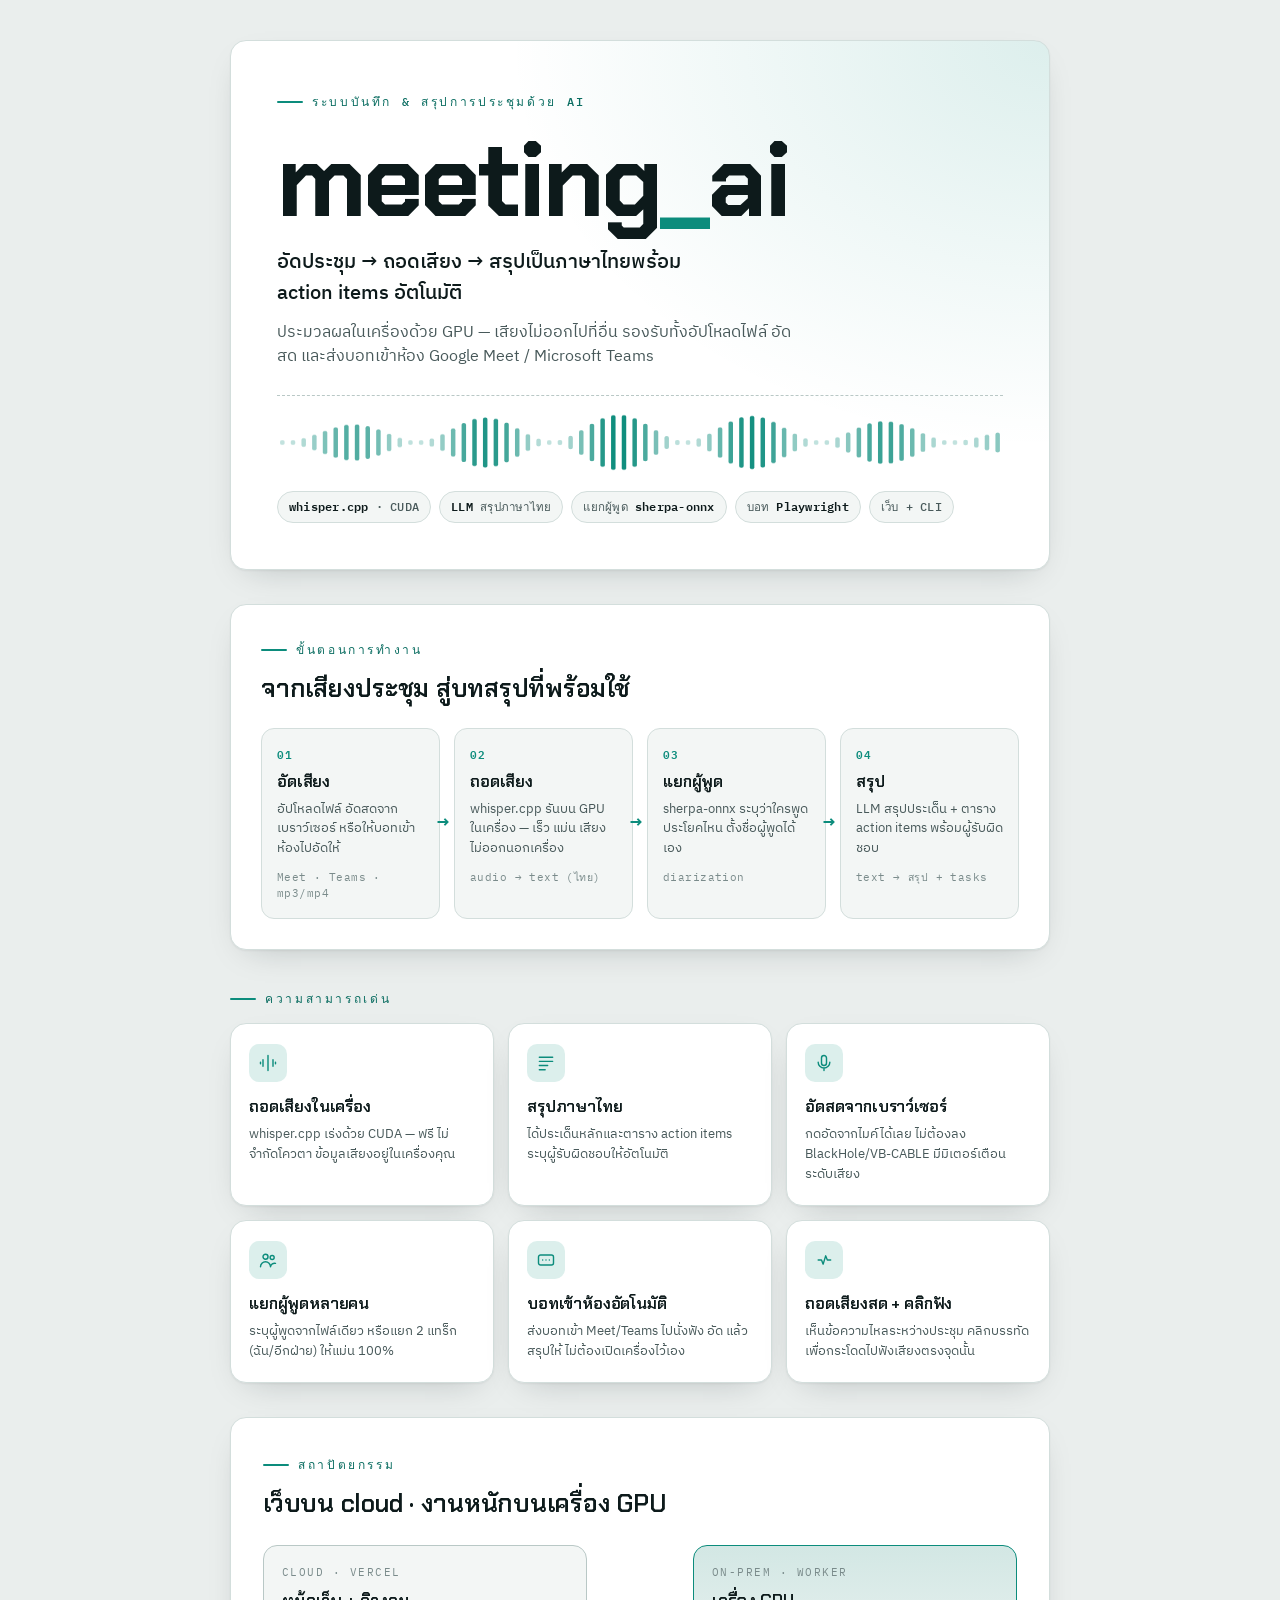
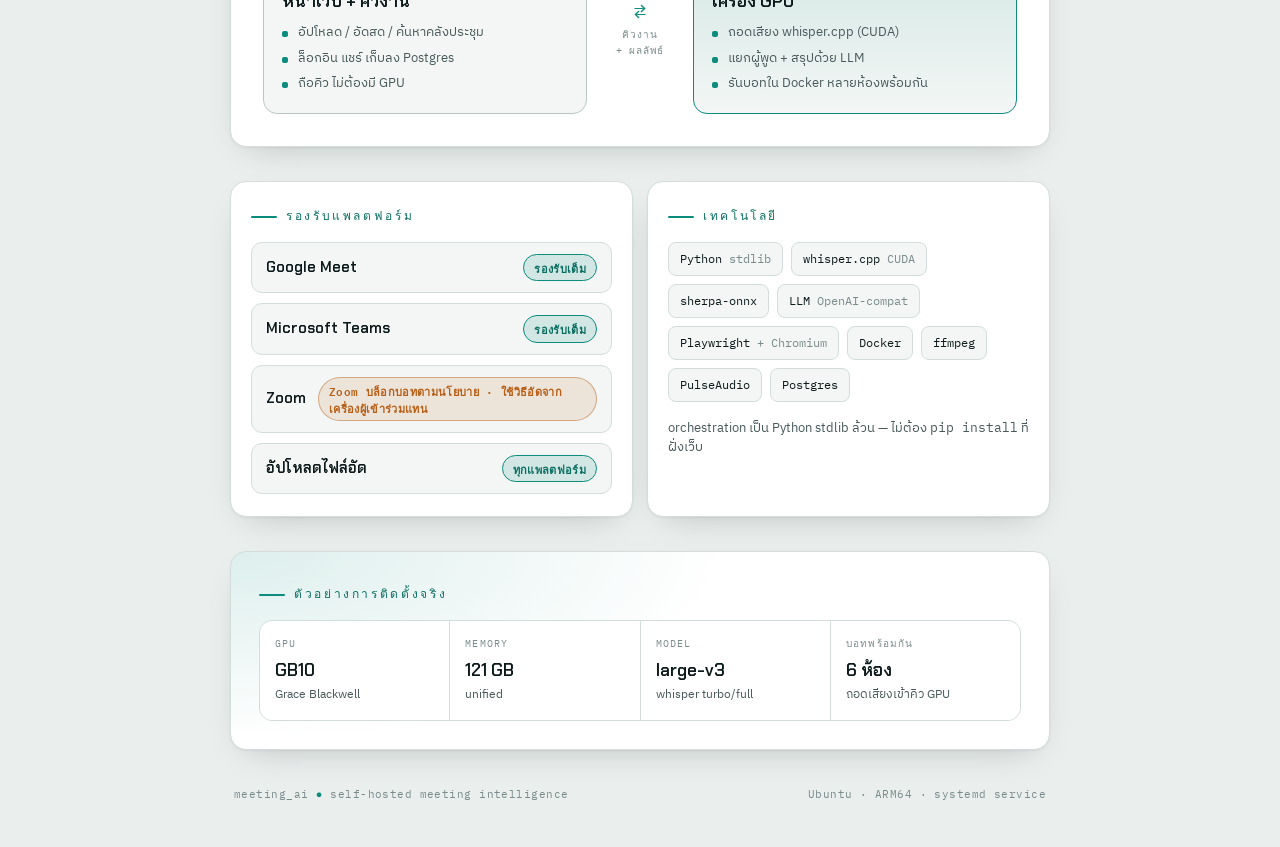
<file: meeting_ai/web/static/meeting-ai-poster.html>
<!DOCTYPE html>
<html lang="th">
<head>
<meta charset="UTF-8">
<meta name="viewport" content="width=device-width, initial-scale=1.0">
<title>meeting_ai — โปสเตอร์นำเสนอระบบ</title>
<link rel="preconnect" href="https://fonts.googleapis.com">
<link rel="preconnect" href="https://fonts.gstatic.com" crossorigin>
<link rel="stylesheet" href="https://fonts.googleapis.com/css2?family=Chakra+Petch:wght@500;600;700&family=IBM+Plex+Mono:wght@400;500;600&family=IBM+Plex+Sans+Thai:wght@400;500;600;700&display=swap">
<style>
  :root{
    --bg:#EAEEED; --surface:#FFFFFF; --surface-2:#F3F6F5;
    --ink:#0D1A1B; --ink-soft:#48595A; --ink-faint:#7A8B8B;
    --line:#D3DEDC; --line-strong:#B9C8C6;
    --accent:#0C8C7C; --accent-ink:#0A6D61; --accent-2:#B85E14;
    --live:#C1345A;
    --glow:rgba(12,140,124,.14);
    --shadow:0 1px 2px rgba(13,26,27,.05),0 12px 34px -18px rgba(13,26,27,.28);
  }
  @media (prefers-color-scheme:dark){
    :root:not([data-theme="light"]){
      --bg:#070F0E; --surface:#0E1A18; --surface-2:#101E1B;
      --ink:#E9F1EF; --ink-soft:#93A6A3; --ink-faint:#61736F;
      --line:#1C2C29; --line-strong:#294039;
      --accent:#2BD9C1; --accent-ink:#7DEAD9; --accent-2:#F2A24A;
      --live:#FF6E93;
      --glow:rgba(43,217,193,.16);
      --shadow:0 1px 2px rgba(0,0,0,.4),0 18px 44px -20px rgba(0,0,0,.7);
    }
  }
  :root[data-theme="dark"]{
    --bg:#070F0E; --surface:#0E1A18; --surface-2:#101E1B;
    --ink:#E9F1EF; --ink-soft:#93A6A3; --ink-faint:#61736F;
    --line:#1C2C29; --line-strong:#294039;
    --accent:#2BD9C1; --accent-ink:#7DEAD9; --accent-2:#F2A24A;
    --live:#FF6E93;
    --glow:rgba(43,217,193,.16);
    --shadow:0 1px 2px rgba(0,0,0,.4),0 18px 44px -20px rgba(0,0,0,.7);
  }

  *{box-sizing:border-box}
  body{
    margin:0; background:var(--bg); color:var(--ink);
    font-family:"IBM Plex Sans Thai","IBM Plex Sans",system-ui,sans-serif;
    -webkit-font-smoothing:antialiased; line-height:1.55;
  }
  .poster{
    max-width:900px; margin:0 auto; padding:clamp(18px,4vw,40px);
    display:flex; flex-direction:column; gap:clamp(20px,3.4vw,34px);
  }

  /* ---- shared bits ---- */
  .eyebrow{
    font-family:"IBM Plex Mono",monospace; font-size:12px; font-weight:500;
    letter-spacing:.22em; text-transform:uppercase; color:var(--accent-ink);
    display:inline-flex; align-items:center; gap:9px;
  }
  .eyebrow::before{
    content:""; width:26px; height:2px; background:var(--accent); border-radius:2px;
  }
  h2.section-title{
    font-family:"Chakra Petch",sans-serif; font-weight:600;
    font-size:clamp(19px,2.6vw,25px); margin:10px 0 0; letter-spacing:-.01em;
    text-wrap:balance;
  }
  .card{
    background:var(--surface); border:1px solid var(--line);
    border-radius:16px; box-shadow:var(--shadow);
  }

  /* ---- hero ---- */
  .hero{
    position:relative; overflow:hidden;
    padding:clamp(26px,4.4vw,46px);
    background:
      radial-gradient(120% 140% at 100% 0%, var(--glow), transparent 55%),
      var(--surface);
  }
  .hero .eyebrow{margin-bottom:22px}
  .wordmark{
    font-family:"Chakra Petch",sans-serif; font-weight:700;
    font-size:clamp(46px,10.5vw,104px); line-height:.92; letter-spacing:-.03em;
    margin:0; text-wrap:balance;
  }
  .wordmark .u{color:var(--accent)}
  .tagline{
    margin:18px 0 0; max-width:34ch;
    font-size:clamp(16px,2.3vw,20px); font-weight:500; color:var(--ink);
  }
  .subline{
    margin:12px 0 0; max-width:52ch; color:var(--ink-soft);
    font-size:clamp(13.5px,1.7vw,15.5px);
  }
  .wave{
    margin-top:26px; width:100%; height:76px; display:block;
    border-top:1px dashed var(--line-strong); padding-top:18px;
  }
  .hero-meta{
    margin-top:20px; display:flex; flex-wrap:wrap; gap:8px;
  }
  .chip{
    font-family:"IBM Plex Mono",monospace; font-size:11.5px; font-weight:500;
    letter-spacing:.02em; color:var(--ink-soft);
    background:var(--surface-2); border:1px solid var(--line);
    padding:6px 11px; border-radius:999px; white-space:nowrap;
  }
  .chip b{color:var(--ink); font-weight:600}

  /* ---- pipeline ---- */
  .pipeline{padding:clamp(20px,3vw,30px)}
  .flow{
    margin-top:20px; display:grid; gap:14px;
    grid-template-columns:repeat(4,1fr);
  }
  .stage{
    position:relative; background:var(--surface-2);
    border:1px solid var(--line); border-radius:13px; padding:16px 15px 17px;
  }
  .stage .n{
    font-family:"IBM Plex Mono",monospace; font-size:11px; font-weight:600;
    color:var(--accent); letter-spacing:.1em;
  }
  .stage h3{
    font-family:"Chakra Petch",sans-serif; font-weight:600; font-size:16px;
    margin:8px 0 5px; letter-spacing:-.01em;
  }
  .stage p{margin:0; font-size:12.8px; color:var(--ink-soft); line-height:1.5}
  .stage .io{
    margin-top:11px; font-family:"IBM Plex Mono",monospace; font-size:10.5px;
    color:var(--ink-faint); letter-spacing:.04em;
  }
  .stage:not(:last-child)::after{
    content:"→"; position:absolute; right:-11px; top:50%; transform:translateY(-50%);
    color:var(--accent); font-weight:700; font-size:16px; z-index:2;
  }

  /* ---- features ---- */
  .features{
    display:grid; gap:14px; grid-template-columns:repeat(3,1fr);
  }
  .feat{padding:20px 18px}
  .feat .ico{
    width:38px; height:38px; border-radius:10px; display:grid; place-items:center;
    background:var(--glow); color:var(--accent); margin-bottom:13px;
  }
  .feat .ico svg{width:20px; height:20px; display:block}
  .feat h3{
    font-family:"Chakra Petch",sans-serif; font-weight:600; font-size:16px;
    margin:0 0 6px; letter-spacing:-.01em;
  }
  .feat p{margin:0; font-size:13px; color:var(--ink-soft); line-height:1.52}

  /* ---- architecture ---- */
  .arch{padding:clamp(22px,3.4vw,32px)}
  .arch-grid{
    margin-top:22px; display:grid; gap:16px; align-items:stretch;
    grid-template-columns:1fr auto 1fr;
  }
  .node{
    background:var(--surface-2); border:1px solid var(--line-strong);
    border-radius:14px; padding:18px 18px 19px;
  }
  .node.gpu{
    border-color:var(--accent);
    background:linear-gradient(180deg,var(--glow),transparent),var(--surface-2);
  }
  .node .tag{
    font-family:"IBM Plex Mono",monospace; font-size:10.5px; letter-spacing:.14em;
    text-transform:uppercase; color:var(--ink-faint);
  }
  .node h3{
    font-family:"Chakra Petch",sans-serif; font-weight:600; font-size:17px;
    margin:7px 0 9px;
  }
  .node ul{margin:0; padding:0; list-style:none; display:flex; flex-direction:column; gap:6px}
  .node li{
    font-size:12.6px; color:var(--ink-soft); padding-left:16px; position:relative;
  }
  .node li::before{
    content:""; position:absolute; left:0; top:8px; width:6px; height:6px;
    border-radius:2px; background:var(--accent);
  }
  .link{
    display:flex; flex-direction:column; align-items:center; justify-content:center;
    gap:6px; color:var(--ink-faint); font-family:"IBM Plex Mono",monospace;
    font-size:10px; letter-spacing:.08em; text-align:center; min-width:74px;
  }
  .link .bi{
    font-size:20px; color:var(--accent); line-height:1;
  }

  /* ---- platforms + stack ---- */
  .split{display:grid; gap:14px; grid-template-columns:1fr 1fr}
  .panel{padding:20px 20px 22px}
  .plat{display:flex; flex-direction:column; gap:10px; margin-top:16px}
  .plat-row{
    display:flex; align-items:center; justify-content:space-between; gap:12px;
    padding:11px 14px; border-radius:11px; background:var(--surface-2);
    border:1px solid var(--line);
  }
  .plat-row .name{font-family:"Chakra Petch",sans-serif; font-weight:600; font-size:15px}
  .badge{
    font-family:"IBM Plex Mono",monospace; font-size:11px; font-weight:600;
    padding:4px 10px; border-radius:999px; letter-spacing:.03em;
  }
  .badge.ok{color:var(--accent-ink); background:var(--glow); border:1px solid var(--accent)}
  .badge.wip{color:var(--accent-2); background:color-mix(in srgb,var(--accent-2) 12%,transparent); border:1px solid color-mix(in srgb,var(--accent-2) 45%,transparent)}
  .stack{display:flex; flex-wrap:wrap; gap:8px; margin-top:16px}
  .tech{
    font-family:"IBM Plex Mono",monospace; font-size:11.5px; color:var(--ink);
    background:var(--surface-2); border:1px solid var(--line);
    padding:7px 11px; border-radius:8px;
  }
  .tech span{color:var(--ink-faint)}

  /* ---- deploy strip ---- */
  .deploy{
    padding:clamp(20px,3vw,28px);
    background:
      radial-gradient(100% 160% at 0% 0%, var(--glow), transparent 60%),
      var(--surface);
  }
  .deploy .eyebrow{margin-bottom:16px}
  .specs{
    display:grid; gap:1px; background:var(--line); border:1px solid var(--line);
    border-radius:13px; overflow:hidden;
    grid-template-columns:repeat(4,1fr);
  }
  .spec{background:var(--surface); padding:15px 15px 16px}
  .spec .k{
    font-family:"IBM Plex Mono",monospace; font-size:10px; letter-spacing:.12em;
    text-transform:uppercase; color:var(--ink-faint);
  }
  .spec .v{
    font-family:"Chakra Petch",sans-serif; font-weight:600; font-size:17px;
    margin-top:6px; color:var(--ink); font-variant-numeric:tabular-nums;
  }
  .spec .v small{display:block; font-family:"IBM Plex Sans Thai"; font-weight:400; font-size:11.5px; color:var(--ink-soft); letter-spacing:0; margin-top:2px}

  footer{
    display:flex; flex-wrap:wrap; align-items:center; justify-content:space-between;
    gap:10px; padding:2px 4px 4px; color:var(--ink-faint);
    font-family:"IBM Plex Mono",monospace; font-size:11px; letter-spacing:.04em;
  }
  footer .dot{color:var(--accent)}

  @media (max-width:760px){
    .flow{grid-template-columns:repeat(2,1fr)}
    .stage:nth-child(2)::after{display:none}
    .features{grid-template-columns:1fr 1fr}
    .arch-grid{grid-template-columns:1fr}
    .link{flex-direction:row; min-width:0; padding:4px 0}
    .link .bi{transform:rotate(90deg)}
    .split{grid-template-columns:1fr}
    .specs{grid-template-columns:1fr 1fr}
  }
  @media (max-width:440px){
    .features{grid-template-columns:1fr}
    .flow{grid-template-columns:1fr}
    .stage::after{display:none!important}
  }
  @media (prefers-reduced-motion:reduce){
    *{animation:none!important}
  }
  @media print{
    body{background:#fff}
    .card,.hero,.deploy{box-shadow:none}
  }
</style>
</head>
<body>

<div class="poster">

  <!-- HERO -->
  <header class="hero card">
    <span class="eyebrow">ระบบบันทึก &amp; สรุปการประชุมด้วย AI</span>
    <h1 class="wordmark">meeting<span class="u">_</span>ai</h1>
    <p class="tagline">อัดประชุม → ถอดเสียง → สรุปเป็นภาษาไทยพร้อม action items อัตโนมัติ</p>
    <p class="subline">ประมวลผลในเครื่องด้วย GPU — เสียงไม่ออกไปที่อื่น รองรับทั้งอัปโหลดไฟล์ อัดสด และส่งบอทเข้าห้อง Google Meet / Microsoft Teams</p>
    <canvas class="wave" id="wave" aria-hidden="true"></canvas>
    <div class="hero-meta">
      <span class="chip"><b>whisper.cpp</b> · CUDA</span>
      <span class="chip"><b>LLM</b> สรุปภาษาไทย</span>
      <span class="chip">แยกผู้พูด <b>sherpa-onnx</b></span>
      <span class="chip">บอท <b>Playwright</b></span>
      <span class="chip">เว็บ + CLI</span>
    </div>
  </header>

  <!-- PIPELINE -->
  <section class="pipeline card">
    <span class="eyebrow">ขั้นตอนการทำงาน</span>
    <h2 class="section-title">จากเสียงประชุม สู่บทสรุปที่พร้อมใช้</h2>
    <div class="flow">
      <div class="stage">
        <div class="n">01</div><h3>อัดเสียง</h3>
        <p>อัปโหลดไฟล์ อัดสดจากเบราว์เซอร์ หรือให้บอทเข้าห้องไปอัดให้</p>
        <div class="io">Meet · Teams · mp3/mp4</div>
      </div>
      <div class="stage">
        <div class="n">02</div><h3>ถอดเสียง</h3>
        <p>whisper.cpp รันบน GPU ในเครื่อง — เร็ว แม่น เสียงไม่ออกนอกเครื่อง</p>
        <div class="io">audio → text (ไทย)</div>
      </div>
      <div class="stage">
        <div class="n">03</div><h3>แยกผู้พูด</h3>
        <p>sherpa-onnx ระบุว่าใครพูดประโยคไหน ตั้งชื่อผู้พูดได้เอง</p>
        <div class="io">diarization</div>
      </div>
      <div class="stage">
        <div class="n">04</div><h3>สรุป</h3>
        <p>LLM สรุปประเด็น + ตาราง action items พร้อมผู้รับผิดชอบ</p>
        <div class="io">text → สรุป + tasks</div>
      </div>
    </div>
  </section>

  <!-- FEATURES -->
  <section>
    <span class="eyebrow" style="margin-bottom:14px;display:inline-flex">ความสามารถเด่น</span>
    <div class="features">
      <div class="feat card">
        <div class="ico"><svg viewBox="0 0 24 24" fill="none" stroke="currentColor" stroke-width="1.7" stroke-linecap="round"><path d="M12 3v18M6 8v8M18 8v8M3 11v2M21 11v2"/></svg></div>
        <h3>ถอดเสียงในเครื่อง</h3>
        <p>whisper.cpp เร่งด้วย CUDA — ฟรี ไม่จำกัดโควตา ข้อมูลเสียงอยู่ในเครื่องคุณ</p>
      </div>
      <div class="feat card">
        <div class="ico"><svg viewBox="0 0 24 24" fill="none" stroke="currentColor" stroke-width="1.7" stroke-linecap="round" stroke-linejoin="round"><path d="M4 5h16M4 10h16M4 15h10M4 20h7"/></svg></div>
        <h3>สรุปภาษาไทย</h3>
        <p>ได้ประเด็นหลักและตาราง action items ระบุผู้รับผิดชอบให้อัตโนมัติ</p>
      </div>
      <div class="feat card">
        <div class="ico"><svg viewBox="0 0 24 24" fill="none" stroke="currentColor" stroke-width="1.7" stroke-linecap="round" stroke-linejoin="round"><path d="M12 15a3 3 0 0 0 3-3V6a3 3 0 0 0-6 0v6a3 3 0 0 0 3 3Z"/><path d="M5 11a7 7 0 0 0 14 0M12 18v3"/></svg></div>
        <h3>อัดสดจากเบราว์เซอร์</h3>
        <p>กดอัดจากไมค์ได้เลย ไม่ต้องลง BlackHole/VB-CABLE มีมิเตอร์เตือนระดับเสียง</p>
      </div>
      <div class="feat card">
        <div class="ico"><svg viewBox="0 0 24 24" fill="none" stroke="currentColor" stroke-width="1.7" stroke-linecap="round" stroke-linejoin="round"><circle cx="9" cy="8" r="3"/><circle cx="17" cy="9" r="2.4"/><path d="M3 20a6 6 0 0 1 12 0M15 20a5 5 0 0 1 6-4"/></svg></div>
        <h3>แยกผู้พูดหลายคน</h3>
        <p>ระบุผู้พูดจากไฟล์เดียว หรือแยก 2 แทร็ก (ฉัน/อีกฝ่าย) ให้แม่น 100%</p>
      </div>
      <div class="feat card">
        <div class="ico"><svg viewBox="0 0 24 24" fill="none" stroke="currentColor" stroke-width="1.7" stroke-linecap="round" stroke-linejoin="round"><rect x="3" y="6" width="18" height="12" rx="2.5"/><path d="M8 12h.01M12 12h.01M16 12h.01"/></svg></div>
        <h3>บอทเข้าห้องอัตโนมัติ</h3>
        <p>ส่งบอทเข้า Meet/Teams ไปนั่งฟัง อัด แล้วสรุปให้ ไม่ต้องเปิดเครื่องไว้เอง</p>
      </div>
      <div class="feat card">
        <div class="ico"><svg viewBox="0 0 24 24" fill="none" stroke="currentColor" stroke-width="1.7" stroke-linecap="round" stroke-linejoin="round"><path d="M5 12h4l2 5 3-10 2 5h4"/></svg></div>
        <h3>ถอดเสียงสด + คลิกฟัง</h3>
        <p>เห็นข้อความไหลระหว่างประชุม คลิกบรรทัดเพื่อกระโดดไปฟังเสียงตรงจุดนั้น</p>
      </div>
    </div>
  </section>

  <!-- ARCHITECTURE -->
  <section class="arch card">
    <span class="eyebrow">สถาปัตยกรรม</span>
    <h2 class="section-title">เว็บบน cloud · งานหนักบนเครื่อง GPU</h2>
    <div class="arch-grid">
      <div class="node">
        <div class="tag">Cloud · Vercel</div>
        <h3>หน้าเว็บ + คิวงาน</h3>
        <ul>
          <li>อัปโหลด / อัดสด / ค้นหาคลังประชุม</li>
          <li>ล็อกอิน แชร์ เก็บลง Postgres</li>
          <li>ถือคิว ไม่ต้องมี GPU</li>
        </ul>
      </div>
      <div class="link" aria-hidden="true">
        <span class="bi">⇄</span>
        <span>คิวงาน<br>+ ผลลัพธ์</span>
      </div>
      <div class="node gpu">
        <div class="tag">On-prem · Worker</div>
        <h3>เครื่อง GPU</h3>
        <ul>
          <li>ถอดเสียง whisper.cpp (CUDA)</li>
          <li>แยกผู้พูด + สรุปด้วย LLM</li>
          <li>รันบอทใน Docker หลายห้องพร้อมกัน</li>
        </ul>
      </div>
    </div>
  </section>

  <!-- PLATFORMS + STACK -->
  <div class="split">
    <section class="panel card">
      <span class="eyebrow">รองรับแพลตฟอร์ม</span>
      <div class="plat">
        <div class="plat-row"><span class="name">Google Meet</span><span class="badge ok">รองรับเต็ม</span></div>
        <div class="plat-row"><span class="name">Microsoft Teams</span><span class="badge ok">รองรับเต็ม</span></div>
        <div class="plat-row"><span class="name">Zoom</span><span class="badge wip">Zoom บล็อกบอทตามนโยบาย · ใช้วิธีอัดจากเครื่องผู้เข้าร่วมแทน</span></div>
        <div class="plat-row"><span class="name">อัปโหลดไฟล์อัด</span><span class="badge ok">ทุกแพลตฟอร์ม</span></div>
      </div>
    </section>
    <section class="panel card">
      <span class="eyebrow">เทคโนโลยี</span>
      <div class="stack">
        <span class="tech">Python <span>stdlib</span></span>
        <span class="tech">whisper.cpp <span>CUDA</span></span>
        <span class="tech">sherpa-onnx</span>
        <span class="tech">LLM <span>OpenAI-compat</span></span>
        <span class="tech">Playwright <span>+ Chromium</span></span>
        <span class="tech">Docker</span>
        <span class="tech">ffmpeg</span>
        <span class="tech">PulseAudio</span>
        <span class="tech">Postgres</span>
      </div>
      <p style="margin:16px 0 0;font-size:12.5px;color:var(--ink-soft);line-height:1.55">orchestration เป็น Python stdlib ล้วน — ไม่ต้อง <span style="font-family:'IBM Plex Mono',monospace">pip install</span> ที่ฝั่งเว็บ</p>
    </section>
  </div>

  <!-- DEPLOYMENT -->
  <section class="deploy card">
    <span class="eyebrow">ตัวอย่างการติดตั้งจริง</span>
    <div class="specs">
      <div class="spec"><div class="k">GPU</div><div class="v">GB10<small>Grace Blackwell</small></div></div>
      <div class="spec"><div class="k">Memory</div><div class="v">121 GB<small>unified</small></div></div>
      <div class="spec"><div class="k">Model</div><div class="v">large-v3<small>whisper turbo/full</small></div></div>
      <div class="spec"><div class="k">บอทพร้อมกัน</div><div class="v">6 ห้อง<small>ถอดเสียงเข้าคิว GPU</small></div></div>
    </div>
  </section>

  <footer>
    <span>meeting_ai <span class="dot">●</span> self-hosted meeting intelligence</span>
    <span>Ubuntu · ARM64 · systemd service</span>
  </footer>

</div>

<script>
  (function(){
    var c = document.getElementById('wave');
    if(!c) return;
    var reduce = window.matchMedia && window.matchMedia('(prefers-reduced-motion:reduce)').matches;
    var ctx = c.getContext('2d'), dpr = Math.min(window.devicePixelRatio||1, 2);
    function css(v){ return getComputedStyle(document.documentElement).getPropertyValue(v).trim(); }
    function size(){
      var w = c.clientWidth || 800, h = c.clientHeight || 60;
      c.width = w*dpr; c.height = h*dpr; ctx.setTransform(dpr,0,0,dpr,0,0);
      return {w:w,h:h};
    }
    var dim = size();
    window.addEventListener('resize', function(){ dim = size(); });
    var bars = 68, t = 0;
    function draw(){
      var w = dim.w, h = dim.h, mid = h/2;
      ctx.clearRect(0,0,w,h);
      var accent = css('--accent') || '#0C8C7C';
      var gap = w/bars;
      for(var i=0;i<bars;i++){
        var phase = i*0.5;
        var env = 0.35 + 0.65*Math.pow(Math.sin((i/bars)*Math.PI),0.7);
        var a = reduce ? env*0.6 : (0.5 + 0.5*Math.sin(t*0.06 + phase))*env;
        var bh = Math.max(2, a*(h-6));
        var x = i*gap + gap*0.5;
        ctx.strokeStyle = accent;
        ctx.globalAlpha = 0.25 + 0.75*a;
        ctx.lineWidth = Math.max(2, gap*0.42);
        ctx.lineCap = 'round';
        ctx.beginPath();
        ctx.moveTo(x, mid - bh/2);
        ctx.lineTo(x, mid + bh/2);
        ctx.stroke();
      }
      ctx.globalAlpha = 1;
    }
    function loop(){ t++; draw(); if(!reduce) requestAnimationFrame(loop); }
    if(reduce){ draw(); } else { loop(); }
  })();
</script>
</body>
</html>
</file>
